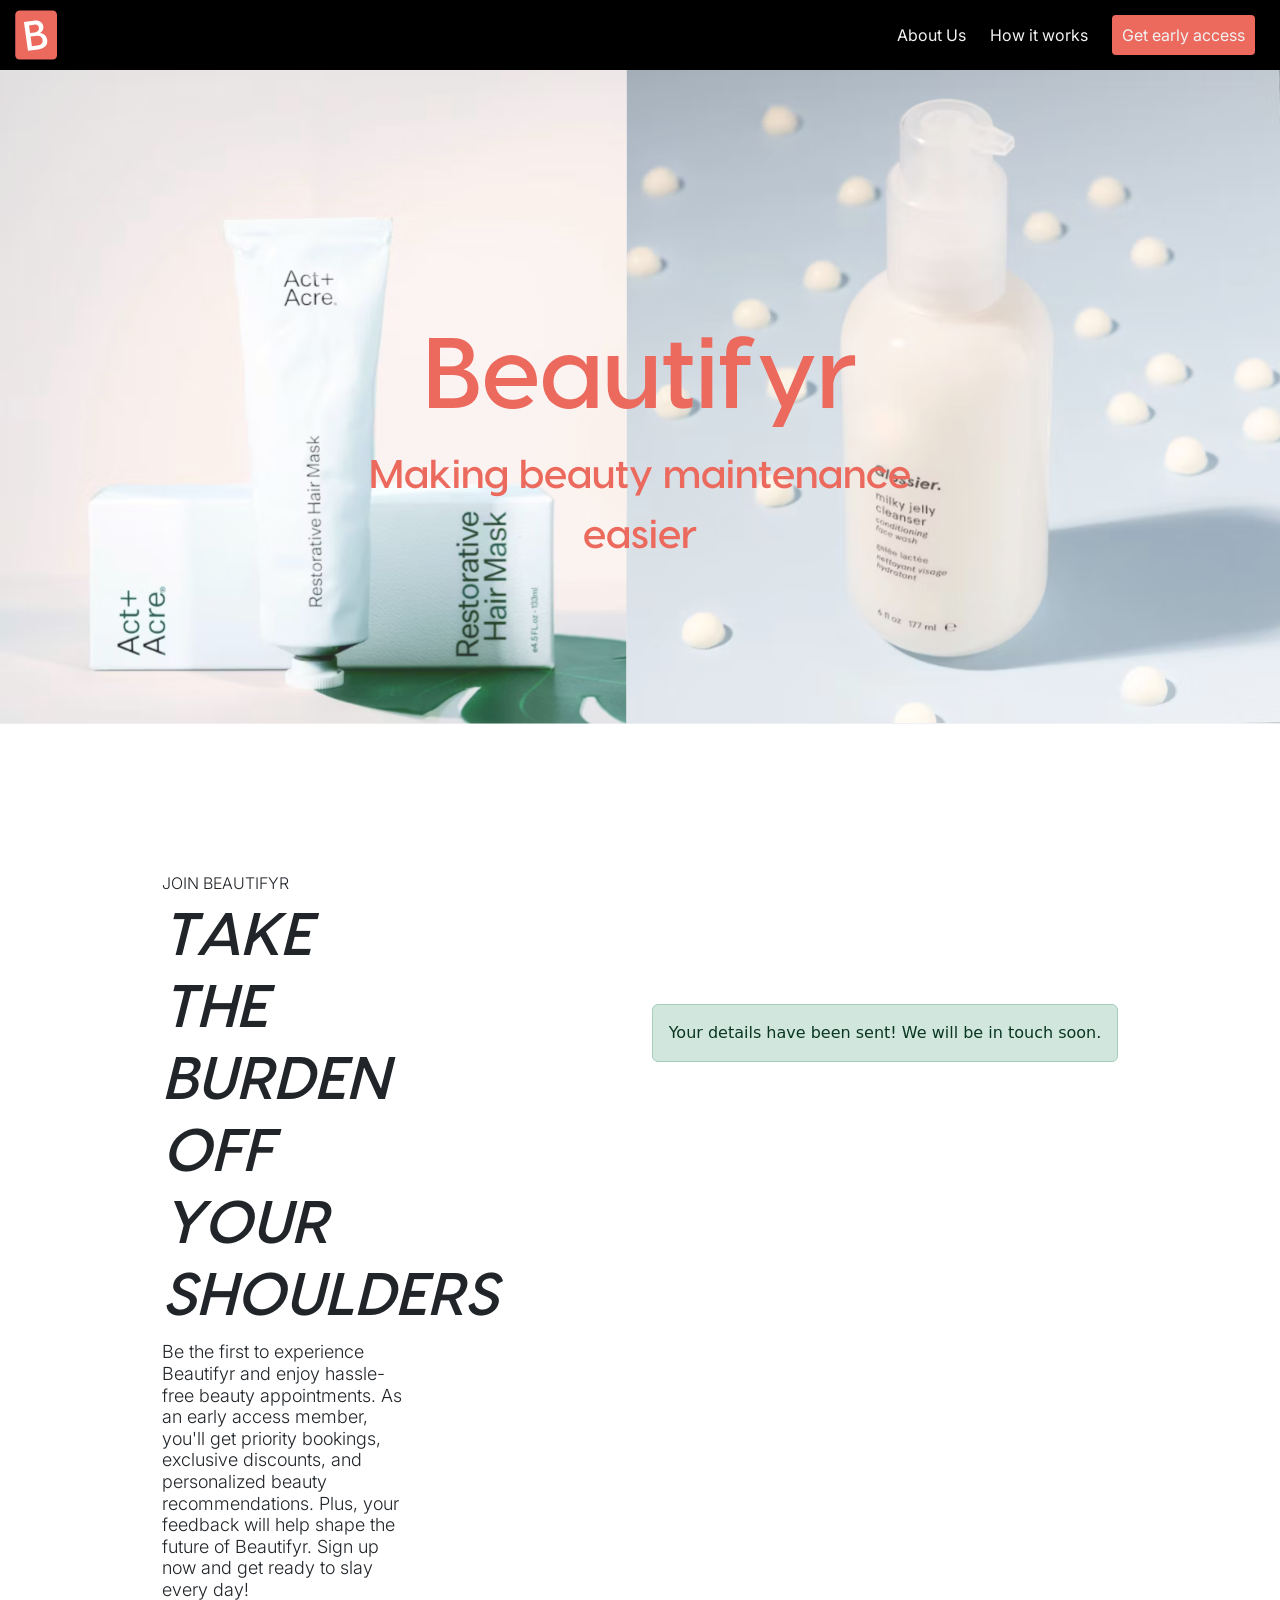
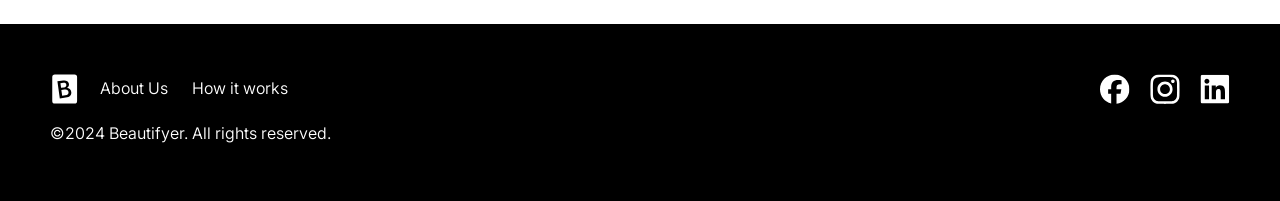
<file: Confirmation.html>
<!DOCTYPE html>
<html lang="en">
<head>
    <meta charset="UTF-8">
    <meta name="viewport" content="width=device-width, initial-scale=1.0">
    <title>Document</title>
    <link rel="preconnect" href="https://fonts.googleapis.com">
    <link rel="preconnect" href="https://fonts.gstatic.com" crossorigin>
    <link href="https://fonts.googleapis.com/css2?family=Inter:wght@100..900&display=swap" rel="stylesheet">
    <link rel="stylesheet" href="stylesheet.css">
    <link href="https://cdn.jsdelivr.net/npm/bootstrap@5.3.3/dist/css/bootstrap.min.css" rel="stylesheet" integrity="sha384-QWTKZyjpPEjISv5WaRU9OFeRpok6YctnYmDr5pNlyT2bRjXh0JMhjY6hW+ALEwIH" crossorigin="anonymous">
</head>
<body>
    <script src="https://cdn.jsdelivr.net/npm/bootstrap@5.3.3/dist/js/bootstrap.bundle.min.js" integrity="sha384-YvpcrYf0tY3lHB60NNkmXc5s9fDVZLESaAA55NDzOxhy9GkcIdslK1eN7N6jIeHz" crossorigin="anonymous"></script>

<div class="topnav">
        <div>
            <img src="Logo.svg" class="logo" />
        </div>
    <div>
        <a href="index.html#jumplinkabout">About Us</a>
        <a href="index.html#jumplinkhowitworks">How it works</a>
        <a href="Early access.html" class="pink-button">Get early access</a>
    </div>
</div>

    <div>
        <img src="Earlyaccess_Hero.svg" alt="Hero" style="width:100%;">
        <div class="centered">
            <div class="parent">
        <div class="child">
            <h1 class="logo-pink">
                Beautifyr
            </h1>
        </div>
        <div class="child">
            <p class="logo-tagline">
                Making beauty maintenance easier
            </p>
        </div>
        </div>
    </div>

<div id="jump-link-confirmation">
    <div class="Text-container-2">
        <div class="Text-3">
            <h4 class="lighter-subheading">
                JOIN BEAUTIFYR 
                </h4>
                    <h2 class="heavy-statement">
                        <em>TAKE THE BURDEN OFF YOUR SHOULDERS</em>
                    </h2>
                        <h4 class="light-paragraph">
                            Be the first to experience Beautifyr and enjoy hassle-free beauty appointments. As an early access member, you'll get priority bookings, exclusive discounts, and personalized beauty recommendations. Plus, your feedback will help shape the future of Beautifyr. Sign up now and get ready to slay every day!
                        </h4>
        </div>
        <div class="Joining-Form">
            <div class="alert alert-success" role="alert">
                Your details have been sent! We will be in touch soon.
              </div>
     </form>
        </div>
    </div>  
</div>

</body>

<footer>
    <div class="Footer-Container">
        <div class="Text-Left">
            <div class="Icons-Right">
                <a href="https://en-gb.facebook.com/reg/"> <img src="Facebook Icon.svg" alt="FacebookIcon" style="width:30px;height:30px;"></a>
                <a href="https://www.instagram.com/"> <img src="InstagramIcon.svg" alt="InstagramIcon" style="width:30px;height:30px;"></a>
                <a href="https://www.linkedin.com/feed/"> <img src="LinkedInIcon.svg" alt="LinkedInIcon" style="width:30px;height:30px;"></a>
            </div>
            <div class="Group-1">
                <a href=""> <img src="B-Logo_BlackWhite.svg" alt="BIcon" style="width:30px;height:30px;"></a>
                <h4 class="light-links">
                    <a href="index.html#jumplinkabout">About Us</a>
                    <a href="index.html#jumplinkhowitworks">How it works</a>
                </h4>
            </div>
            <div class="Group-2">
                <h4 class="light-links">
                    ©2024 Beautifyer. All rights reserved.
                </h4>
            </div>
            
        </div>
    </div>
</footer>

</html>
</file>
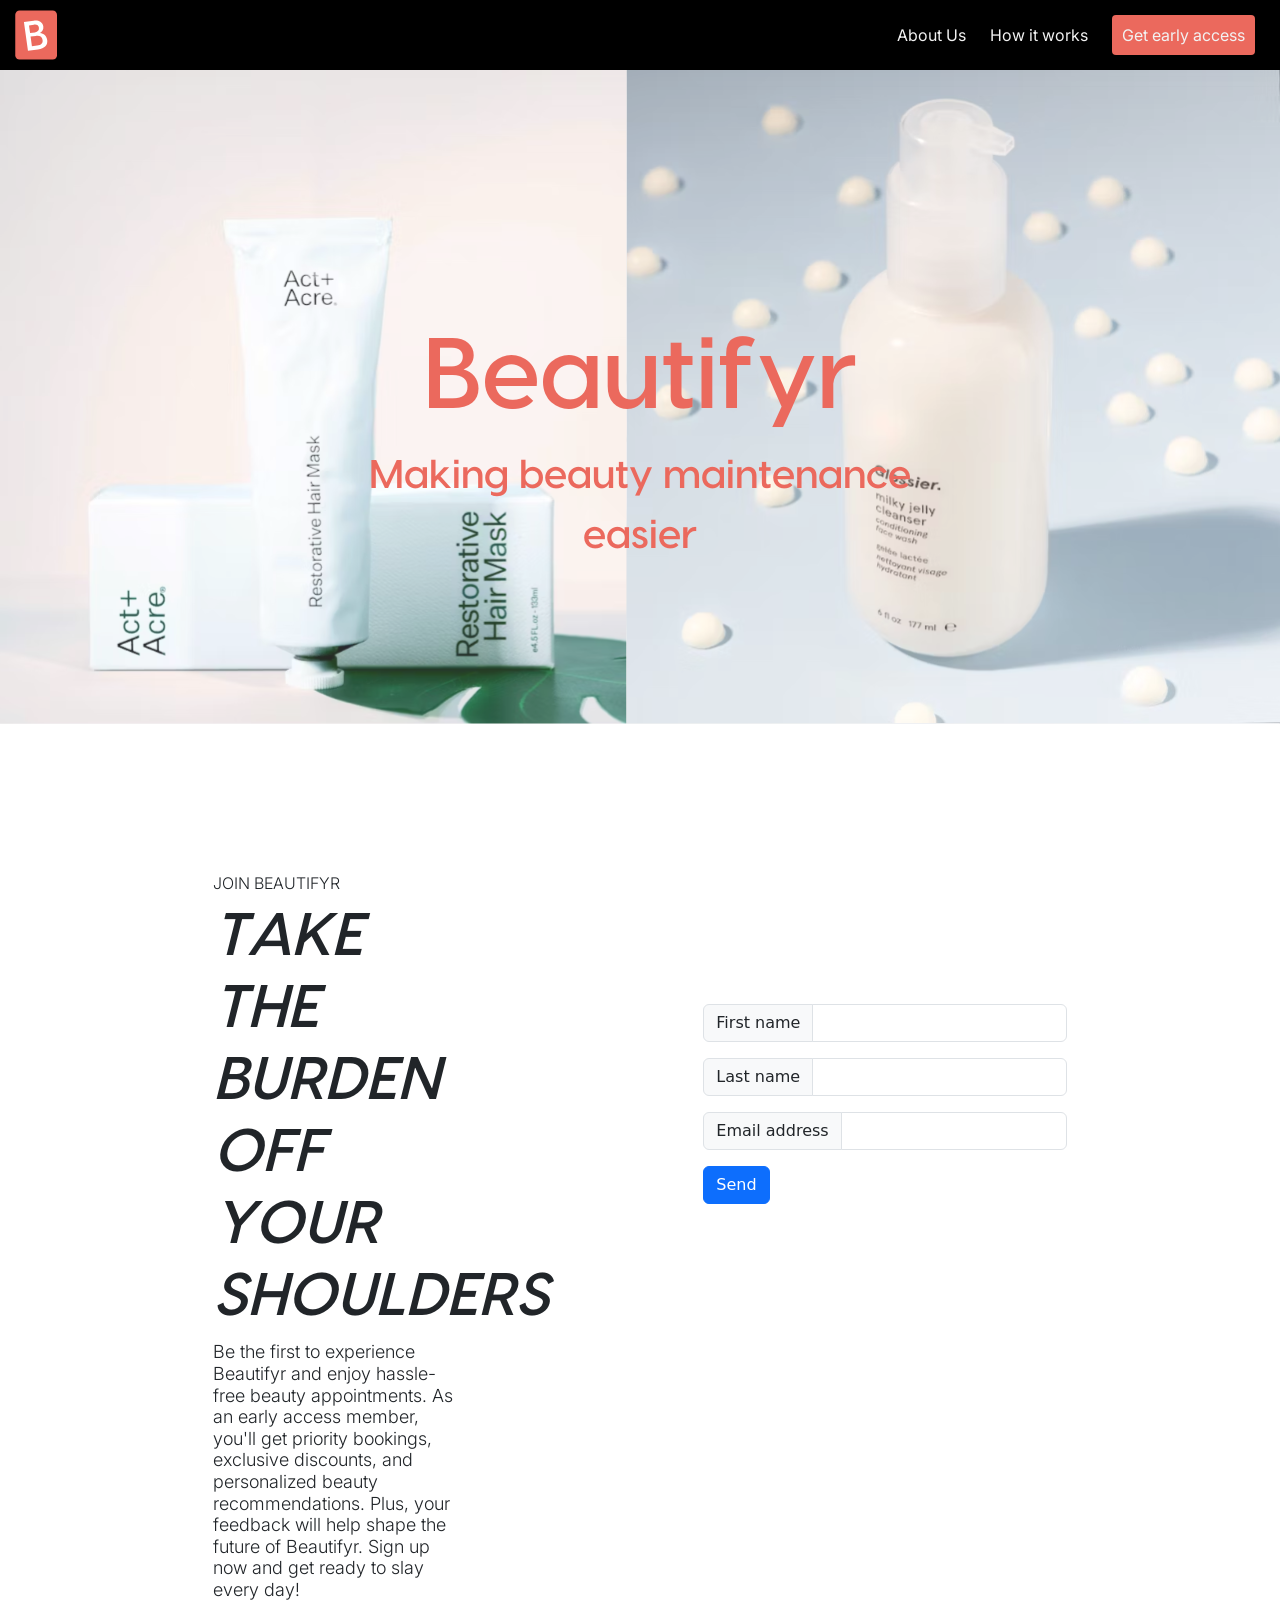
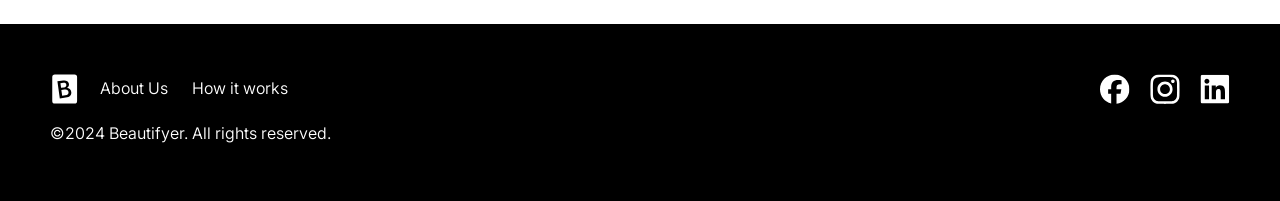
<file: Early access.html>
<!DOCTYPE html>
<html lang="en">
<head>
    <meta charset="UTF-8">
    <meta name="viewport" content="width=device-width, initial-scale=1.0">
    <title>Document</title>
    <link rel="preconnect" href="https://fonts.googleapis.com">
    <link rel="preconnect" href="https://fonts.gstatic.com" crossorigin>
    <link href="https://fonts.googleapis.com/css2?family=Inter:wght@100..900&display=swap" rel="stylesheet">
    <link rel="stylesheet" href="stylesheet.css">
    <link href="https://cdn.jsdelivr.net/npm/bootstrap@5.3.3/dist/css/bootstrap.min.css" rel="stylesheet" integrity="sha384-QWTKZyjpPEjISv5WaRU9OFeRpok6YctnYmDr5pNlyT2bRjXh0JMhjY6hW+ALEwIH" crossorigin="anonymous">
</head>
<body>
    <script src="https://cdn.jsdelivr.net/npm/bootstrap@5.3.3/dist/js/bootstrap.bundle.min.js" integrity="sha384-YvpcrYf0tY3lHB60NNkmXc5s9fDVZLESaAA55NDzOxhy9GkcIdslK1eN7N6jIeHz" crossorigin="anonymous"></script>

<div class="topnav">
        <div>
            <img src="Logo.svg" class="logo" />
        </div>
    <div>
        <a href="index.html#jumplinkabout">About Us</a>
        <a href="index.html#jumplinkhowitworks">How it works</a>
        <a href="Early access.html" class="pink-button">Get early access</a>
    </div>
</div>

    <div>
        <img src="Earlyaccess_Hero.svg" alt="Hero" style="width:100%;">
        <div class="centered">
            <div class="parent">
        <div class="child">
            <h1 class="logo-pink">
                Beautifyr
            </h1>
        </div>
        <div class="child">
            <p class="logo-tagline">
                Making beauty maintenance easier
            </p>
        </div>
        </div>
    </div>
    
      <div class="Text-container-2">
        <div class="Text-3">
            <h4 class="lighter-subheading">
                JOIN BEAUTIFYR
                </h4>
                    <h2 class="heavy-statement">
                        <em>TAKE THE BURDEN OFF YOUR SHOULDERS</em>
                    </h2>
                        <h4 class="light-paragraph">
                            Be the first to experience Beautifyr and enjoy hassle-free beauty appointments. As an early access member, you'll get priority bookings, exclusive discounts, and personalized beauty recommendations. Plus, your feedback will help shape the future of Beautifyr. Sign up now and get ready to slay every day!
                        </h4>
        </div>
    
    <form action="Confirmation.html#jump-link-confirmation">
        <div class="Joining-Form">
            <div class="input-group mb-3">
                <span class="input-group-text" id="inputGroup-sizing-default">First name</span>
                <input type="text" class="form-control" aria-label="Sizing example input" aria-describedby="inputGroup-sizing-default">
            </div>
            <div class="input-group mb-3">
                <span class="input-group-text" id="inputGroup-sizing-default">Last name</span>
                <input type="text" class="form-control" aria-label="Sizing example input" aria-describedby="inputGroup-sizing-default">
            </div>

            <div class="input-group mb-3">
                <span class="input-group-text" id="inputGroup-sizing-default">Email address</span>
                <input type="text" class="form-control" aria-label="Sizing example input" aria-describedby="inputGroup-sizing-default">
            </div>
            <button type="submit" class="btn btn-primary">Send</button>
     </form>
        </div>
    </div> 
</div>

</body>

<footer>
    <div class="Footer-Container">
        <div class="Text-Left">
            <div class="Icons-Right">
                <a href="https://en-gb.facebook.com/reg/"> <img src="Facebook Icon.svg" alt="FacebookIcon" style="width:30px;height:30px;"></a>
                <a href="https://www.instagram.com/"> <img src="InstagramIcon.svg" alt="InstagramIcon" style="width:30px;height:30px;"></a>
                <a href="https://www.linkedin.com/feed/"> <img src="LinkedInIcon.svg" alt="LinkedInIcon" style="width:30px;height:30px;"></a>
            </div>
            <div class="Group-1">
                <a href=""> <img src="B-Logo_BlackWhite.svg" alt="BIcon" style="width:30px;height:30px;"></a>
                <h4 class="light-links">
                    <a href="index.html#jumplinkabout">About Us</a>
                    <a href="index.html#jumplinkhowitworks">How it works</a>
                </h4>
            </div>
            <div class="Group-2">
                <h4 class="light-links">
                    ©2024 Beautifyer. All rights reserved.
                </h4>
            </div>
            
        </div>
    </div>
</footer>

</html>
</file>
<file: stylesheet.css>
@font-face {
    font-family: 'VisbyRegular';
    src: url(Fonts/visby/VisbyRegular.otf);
    font-weight: normal;
}
@font-face {
    font-family: 'VisbyLight';
    src: url(Fonts/visby/VisbyLight.otf);
    font-weight: lighter;
}
@font-face {
    font-family: 'VisbySemiBold';
    src: url(Fonts/visby/VisbySemibold.otf);
}
@font-face {
    font-family: 'VisbyBold';
    src: url(Fonts/visby/VisbyBold.otf);
}
@font-face {
    font-family: 'VisbyHevayItalic';
    src: url(Fonts/visby/VisbyHeavy\ Italic.otf);
}

  /* Style the links inside the navigation bar */
  .topnav a {
    color: #f2f2f2;
    text-decoration: none;
    pointer-events: auto;
  }
  
  /* Change the color of links on hover */
  .topnav a:hover {
    /* background-color: #ddd; */
    color: rgba(255, 255, 255, 0.373);
  }
  
  body{
    margin: 0;
    padding:0
 }

.topnav{
    background-color: #000000;
    font-family:'Inter';
    height: 70px;
    display: flex;
    justify-content: space-between;
    align-items: center;
    padding-left: 15px;
    padding-right: 15px;
    scroll-snap-stop:always;
    scroll-snap-align: start;
    margin-top: 0;
}


.pink-button {
    background-color:#EB695D;
    border-radius: 4px;
    padding: 10px;
    text-decoration: none;
    margin: 10px;
    }

/* h1{
    font-family:'VisbySemibold';
    color:white;
    font-size: 10px;
    padding-bottom: 0%;
} */

/* custom.css */
.logo-white{
    font-family: 'VisbySemibold';
    color:white;
    font-size:100px;
    margin-top: 0;
}
/* custom.css */
.logo-pink{
    font-family: 'VisbySemibold';
    color: #EB695D;
    font-size:100px;
}
/* custom.css */
.logo-tagline {
    font-family:'VisbySemibold';
    font-size:40px;
    color: #EB695D;
}

/* custom.css */
.logo-tagline-white {
    font-family:'VisbySemibold';
    font-size:40px;
    color:white;
}



p{
    font-family:'VisbySemibold';
    color: white;
    font-size: 40px;
}

/* custom.css */
.P-CSS{
    font-family:'VisbySemibold';
    font-size:40px;
}

/* h2{
    font-family:'VisbySemibold';
} */

/* custom.css */
.heavy-statement{
    font-family: 'VisbySemibold';
    font-size: 60px;
}

.Display-1{
    font-family:'VisbySemibold';
    font-size: 50px;
}

.HeavyItalic{
    font-family:'VisbyHevayItalic';
}

/* h4{
    font-family:'Inter';
    font-weight: 300;
} */

/* custom.css */
.lighter-subheading{
    font-weight:300;
    font-family: 'Inter';
    font-size: 16px;
}


/* .h4-2{
    font-family:'Inter';
    font-weight: 600;
    font-size: 16px;
    a {
        color: white;
        text-decoration: none;
        font-size: 16px;
        }
} */

/* .h4-3{
    font-family:'Inter';
    color: white;
    font-size: 16px;
} */

.light-links{
    font-family: 'Inter';
    font-weight: 350;
    font-size:16px;
    color: white;
    a {
        color: white;
        text-decoration: none;
        font-size: 16px;
        }
}

.light{
    font-family:'VisbyLight';
}

h3{
    font-family:'VisbySemibold';
}

.light-paragraph{
    font-weight:300;
    font-family: 'Inter';
    font-size: 18px;
}


/* custom.css */
.heavy-description{
    font-family: 'VisbySemibold';
    font-size: 20px;
}


.parent{
    text-align: center;
    justify-content: center;
    display:grid;
}

.centered {
    position: absolute;
    top: 50%;
    left: 50%;
    transform: translate(-50%, -50%);
  }

.Text-container{
    height: 100vh;
    scroll-snap-align: center;
    display:flex;
    justify-content:center;
    padding: 150px;
}

.Text-1{
    width: 50%;
    padding-right: 40px;
}

.Text-2{
    width: 30%;
    padding-top: 230px;
}

.Text-container-2{
    height: 100vh;
    scroll-snap-align: center;
    display:flex;
    justify-content: center;
    padding: 150px;
}

.Text-container-2-color{
    height: 100vh;
    scroll-snap-align: center;
    display:flex;
    justify-content: center;
    padding: 150px;
    background-color: #bcd4de71;
}


.Text-3{
    width: 50%;
    padding-right: 250px;
}

.Image-Right{
    width: 30%;
    justify-content: left;
}

footer{
    background-color: #000000;
    padding-left: 15px;
    padding-right: 15px;
    padding: 40px;
    align-items:center;
    scroll-snap-align: center;
}



a {
    color: white;
    text-decoration: none;
    padding: 10px;
  }

/* .Text-Left{
    justify-content: left;
    align-items: center;
} */

.Group-1{
    display: flex;
    align-items:last baseline;

}

.Icons-Right{
    display: flex;
    float: right;
}

.Group-2{
    padding: 10px;
}


.Joining-Form{
    /* width: 30%; */
    justify-content: left;
    padding-top: 130px;
}


html{
    scroll-snap-type: y mandatory;
}


.Text-container{
    scroll-snap-type: y mandatory;
    scroll-snap-align: center;
} */

.Text-container-2{
    scroll-snap-type: y mandatory;
    scroll-snap-align: center;  
}

.Text-container-2-color{
    scroll-snap-type: y mandatory;
    scroll-snap-align: center;  
}



  /* Style the links inside the footer */
footer a {
    color: #f2f2f2;
    text-decoration: none;
    pointer-events: auto;
  }
  
  /* Change the color of links on hover */
footer a:hover {
    /* background-color: #ddd; */
    color: rgba(255, 255, 255, 0.373);
  }
</file>
